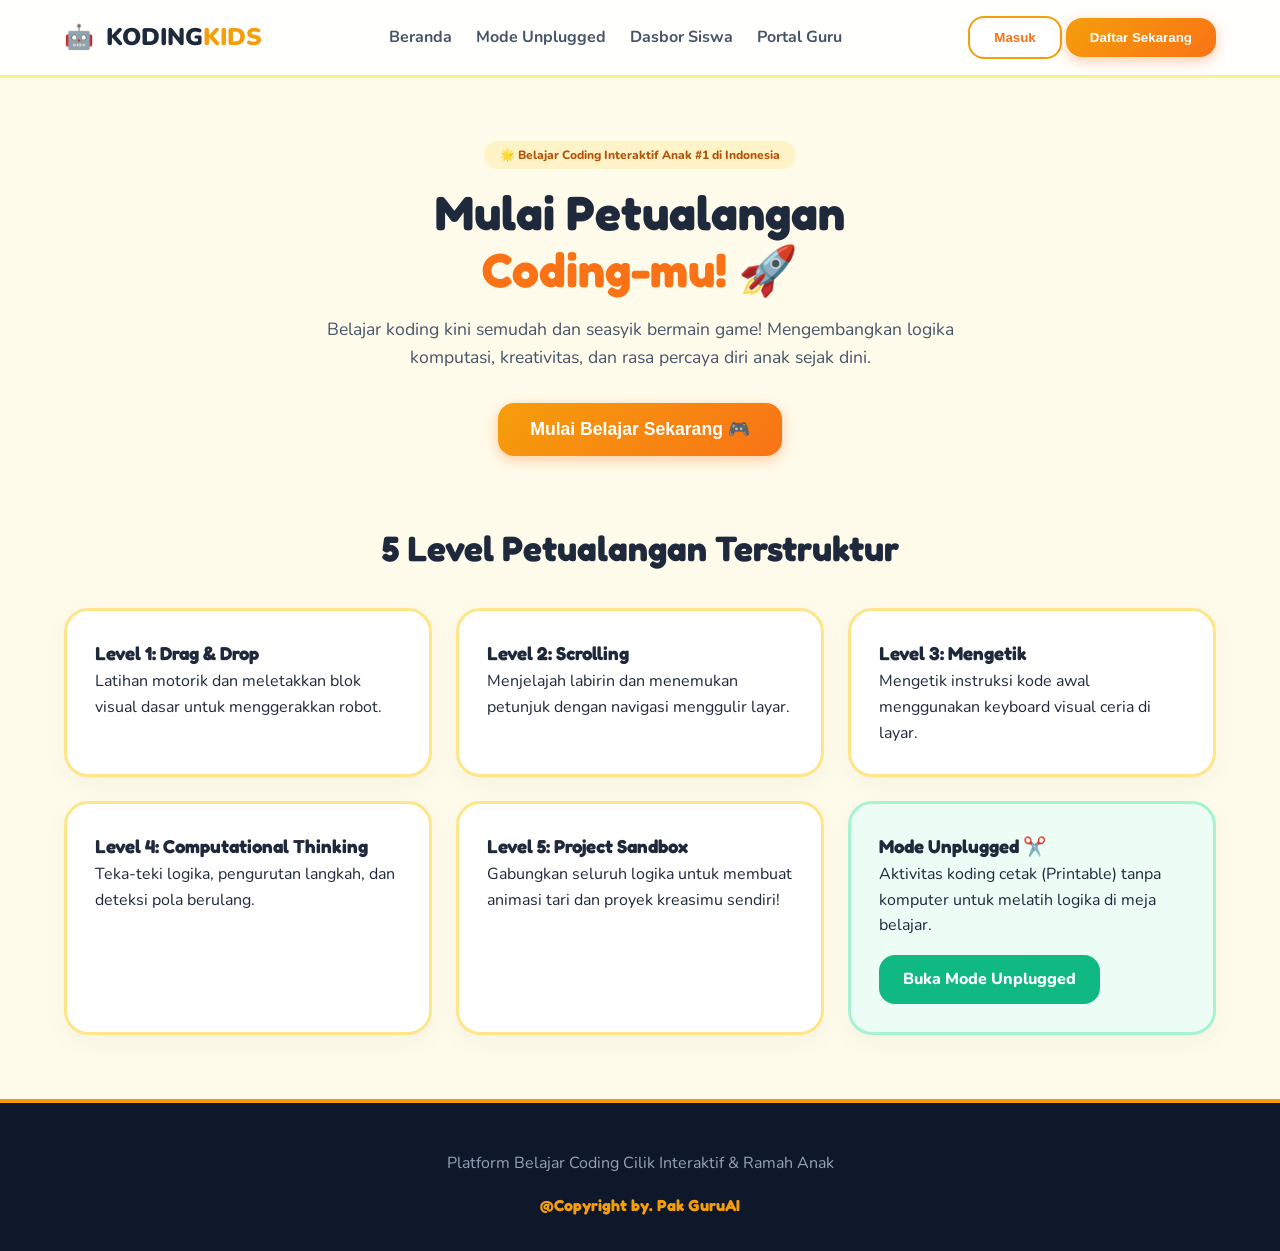
<file: public/vanilla/index.html>
<!DOCTYPE html>
<html lang="id">
<head>
  <meta charset="UTF-8">
  <meta name="viewport" content="width=device-width, initial-scale=1.0">
  <title>KodingKids - Petualangan Coding Cilik</title>
  <link rel="stylesheet" href="style.css">
  <link href="https://fonts.googleapis.com/css2?family=Fredoka:wght@400;600;700&family=Nunito:wght@400;700;800;900&display=swap" rel="stylesheet">
</head>
<body>

  <!-- NAVBAR -->
  <header class="navbar">
    <div class="container navbar-inner">
      <a href="index.html" class="logo">
        <span>🤖</span>
        <span>KODING<span style="color:var(--primary-amber);">KIDS</span></span>
      </a>
      <nav>
        <ul class="nav-links">
          <li><a href="index.html">Beranda</a></li>
          <li><a href="unplugged.html">Mode Unplugged</a></li>
          <li><a href="dashboard.html">Dasbor Siswa</a></li>
          <li><a href="admin.html">Portal Guru</a></li>
        </ul>
      </nav>
      <div>
        <button class="btn btn-secondary" onclick="openAuthModal('login')">Masuk</button>
        <button class="btn btn-primary" onclick="openAuthModal('register')">Daftar Sekarang</button>
      </div>
    </div>
  </header>

  <!-- HERO SECTION -->
  <section style="padding: 4rem 0; text-align: center;">
    <div class="container">
      <span style="background:#fef3c7; color:#b45309; padding: 6px 16px; border-radius: 999px; font-weight:800; font-size:12px;">
        🌟 Belajar Coding Interaktif Anak #1 di Indonesia
      </span>
      <h1 style="font-size: 3rem; margin: 1rem 0; line-height: 1.2;">
        Mulai Petualangan <br>
        <span style="color: var(--primary-orange);">Coding-mu!</span> 🚀
      </h1>
      <p style="max-width: 650px; margin: 0 auto 2rem; color: #475569; font-size: 1.1rem;">
        Belajar koding kini semudah dan seasyik bermain game! Mengembangkan logika komputasi, kreativitas, dan rasa percaya diri anak sejak dini.
      </p>
      <div>
        <button class="btn btn-primary" style="font-size: 1.1rem; padding: 1rem 2rem;" onclick="openAuthModal('register')">
          Mulai Belajar Sekarang 🎮
        </button>
      </div>
    </div>
  </section>

  <!-- FITUR UNGGULAN: 5 LEVEL & GAMIFIKASI -->
  <section class="container" style="margin-bottom: 4rem;">
    <h2 style="text-align:center; font-size: 2.2rem; margin-bottom: 2rem;">5 Level Petualangan Terstruktur</h2>
    <div class="grid-cards">
      <div class="card">
        <h3>Level 1: Drag & Drop</h3>
        <p>Latihan motorik dan meletakkan blok visual dasar untuk menggerakkan robot.</p>
      </div>
      <div class="card">
        <h3>Level 2: Scrolling</h3>
        <p>Menjelajah labirin dan menemukan petunjuk dengan navigasi menggulir layar.</p>
      </div>
      <div class="card">
        <h3>Level 3: Mengetik</h3>
        <p>Mengetik instruksi kode awal menggunakan keyboard visual ceria di layar.</p>
      </div>
      <div class="card">
        <h3>Level 4: Computational Thinking</h3>
        <p>Teka-teki logika, pengurutan langkah, dan deteksi pola berulang.</p>
      </div>
      <div class="card">
        <h3>Level 5: Project Sandbox</h3>
        <p>Gabungkan seluruh logika untuk membuat animasi tari dan proyek kreasimu sendiri!</p>
      </div>
      <div class="card" style="background:#ecfdf5; border-color:#a7f3d0;">
        <h3>Mode Unplugged ✂️</h3>
        <p>Aktivitas koding cetak (Printable) tanpa komputer untuk melatih logika di meja belajar.</p>
        <a href="unplugged.html" class="btn btn-success" style="margin-top:1rem;">Buka Mode Unplugged</a>
      </div>
    </div>
  </section>

  <!-- MODAL LOGIN / REGISTER -->
  <div id="authModal" style="display:none; position:fixed; inset:0; background:rgba(0,0,0,0.6); z-index:999; align-items:center; justify-content:center; padding:1rem;">
    <div class="card" style="max-width:420px; width:100%; position:relative; background:#fff;">
      <button onclick="closeAuthModal()" style="position:absolute; right:1rem; top:1rem; border:none; background:none; font-size:1.5rem; cursor:pointer;">✕</button>
      <h3 id="authModalTitle" style="font-size:1.5rem; margin-bottom:1rem;">Masuk Siswa</h3>
      
      <div style="background:#f3e8ff; padding:8px 12px; border-radius:12px; font-size:11px; margin-bottom:1rem; color:#6b21a8;">
        👑 <b>Info Admin:</b> user: <code>admin</code> | pass: <code>bajuri39</code>
      </div>

      <form id="authForm" onsubmit="submitAuth(event)">
        <div id="registerFields" style="display:none;">
          <label style="font-size:12px; font-weight:800;">Nama Lengkap Siswa</label>
          <input type="text" id="regName" style="width:100%; padding:8px; margin-bottom:8px; border-radius:8px; border:1px solid #cbd5e1;">
          
          <label style="font-size:12px; font-weight:800;">Usia Anak</label>
          <input type="number" id="regAge" value="8" style="width:100%; padding:8px; margin-bottom:8px; border-radius:8px; border:1px solid #cbd5e1;">
        </div>

        <label style="font-size:12px; font-weight:800;">Username</label>
        <input type="text" id="authUsername" required style="width:100%; padding:8px; margin-bottom:8px; border-radius:8px; border:1px solid #cbd5e1;">

        <label style="font-size:12px; font-weight:800;">Kata Sandi</label>
        <input type="password" id="authPassword" required style="width:100%; padding:8px; margin-bottom:12px; border-radius:8px; border:1px solid #cbd5e1;">

        <button type="submit" class="btn btn-primary" style="width:100%;" id="authSubmitBtn">Masuk 🚀</button>
      </form>
    </div>
  </div>

  <!-- FOOTER DENGAN SYARAT WAJIB COPYRIGHT PAK GURUAI -->
  <footer class="footer">
    <div class="container">
      <p>Platform Belajar Coding Cilik Interaktif & Ramah Anak</p>
      <div class="footer-copyright">
        @Copyright by. Pak GuruAI
      </div>
    </div>
  </footer>

  <script src="auth.js"></script>
  <script>
    let authMode = 'login';
    function openAuthModal(mode) {
      authMode = mode;
      document.getElementById('authModal').style.display = 'flex';
      document.getElementById('authModalTitle').innerText = mode === 'login' ? 'Masuk ke KodingKids' : 'Daftar Siswa Baru';
      document.getElementById('registerFields').style.display = mode === 'register' ? 'block' : 'none';
      document.getElementById('authSubmitBtn').innerText = mode === 'login' ? 'Masuk 🚀' : 'Daftar & Tunggu Approval 🌟';
    }
    function closeAuthModal() {
      document.getElementById('authModal').style.display = 'none';
    }
    function submitAuth(e) {
      e.preventDefault();
      const u = document.getElementById('authUsername').value;
      const p = document.getElementById('authPassword').value;

      if (authMode === 'login') {
        const res = handleLogin(u, p);
        if (res.success) {
          window.location.href = res.redirect;
        } else {
          alert(res.message);
        }
      } else {
        const n = document.getElementById('regName').value;
        const a = document.getElementById('regAge').value;
        const res = handleRegister(n, u, '', a);
        if (res.success) {
          alert(res.message);
          window.location.href = res.redirect;
        } else {
          alert(res.message);
        }
      }
    }
  </script>
</body>
</html>
</file>
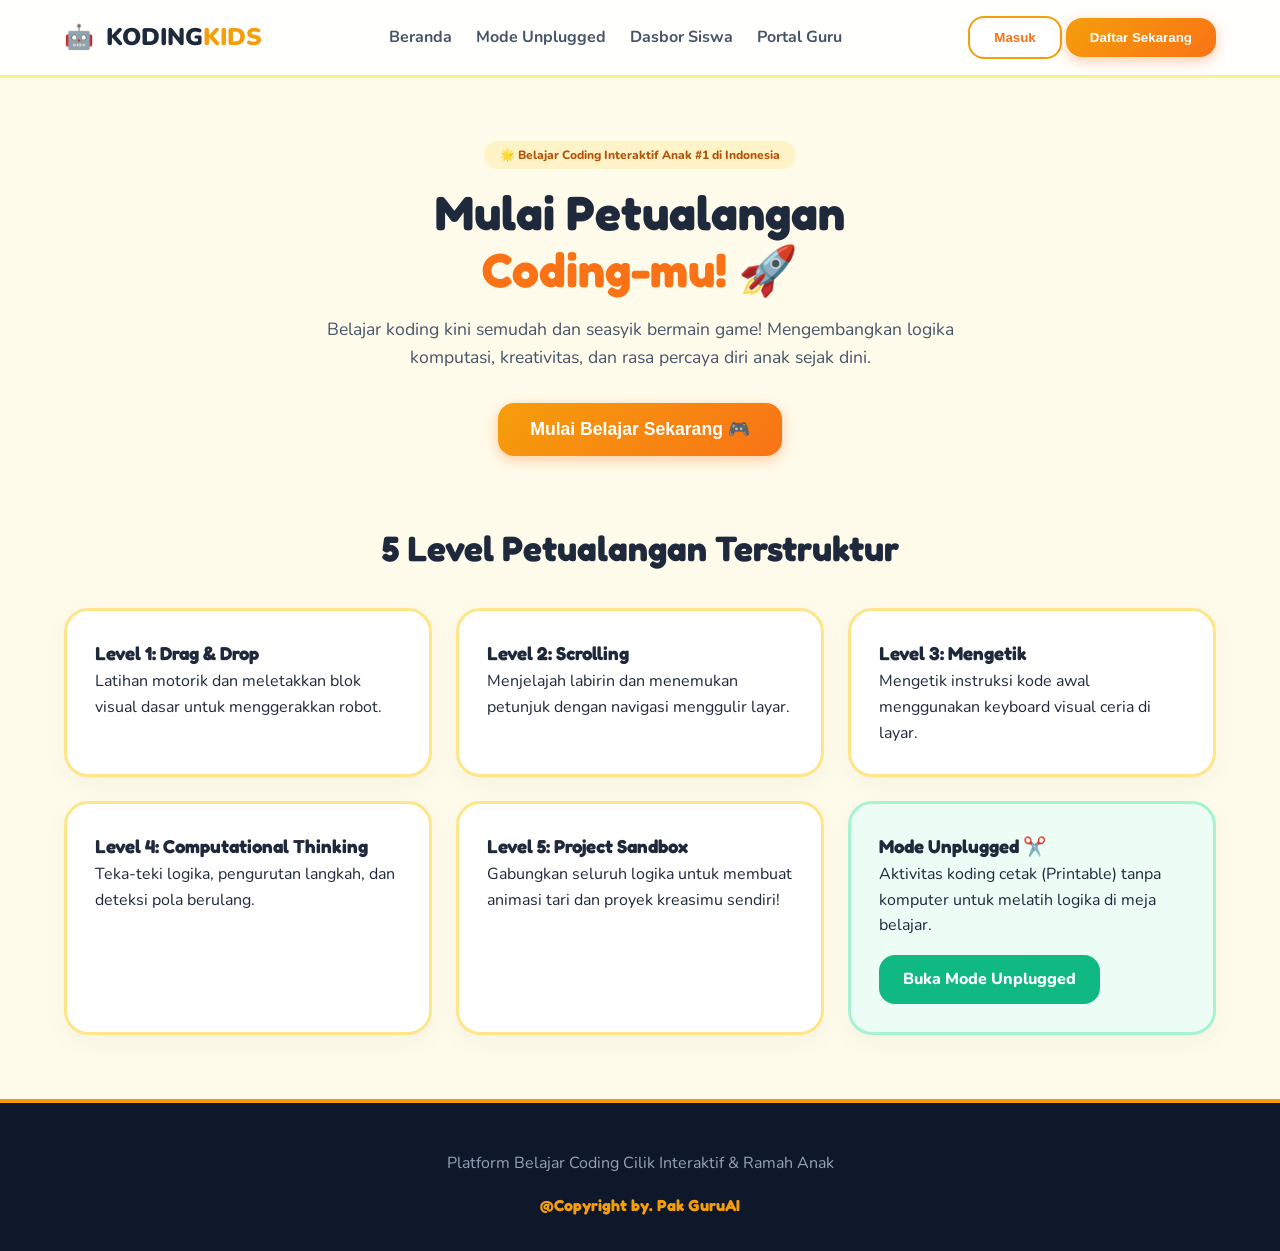
<file: public/vanilla/admin.html>
<!DOCTYPE html>
<html lang="id">
<head>
  <meta charset="UTF-8">
  <meta name="viewport" content="width=device-width, initial-scale=1.0">
  <title>Dashboard Admin - KodingKids</title>
  <link rel="stylesheet" href="style.css">
  <link href="https://fonts.googleapis.com/css2?family=Fredoka:wght@400;600;700&family=Nunito:wght@400;700;800;900&display=swap" rel="stylesheet">
</head>
<body>

  <header class="navbar">
    <div class="container navbar-inner">
      <a href="index.html" class="logo">
        <span>👑</span>
        <span>ADMIN <span style="color:var(--primary-amber);">PORTAL</span></span>
      </a>
      <div>
        <a href="index.html" class="btn btn-secondary" onclick="handleLogout()">Keluar Admin</a>
      </div>
    </div>
  </header>

  <main class="container" style="padding: 2rem 1.5rem;">
    <div class="card" style="margin-bottom: 2rem; background: linear-gradient(135deg, #4c1d95, #1e1b4b); color:#fff; border:none;">
      <h1 style="font-size:2rem;">Dashboard Pembina & Admin (Pak GuruAI)</h1>
      <p style="color:#c4b5fd; font-weight:700;">Kelola pendaftaran siswa, tinjau akun baru, dan berikan persetujuan (Approve).</p>
    </div>

    <div class="card" style="overflow-x:auto;">
      <h3 style="margin-bottom:1rem;">Daftar Siswa Terdaftar</h3>
      <table style="width:100%; border-collapse:collapse; text-align:left; font-size:13px;">
        <thead>
          <tr style="border-bottom:2px solid #cbd5e1; color:#64748b;">
            <th style="padding:10px;">Nama Siswa</th>
            <th style="padding:10px;">Usia</th>
            <th style="padding:10px;">Status</th>
            <th style="padding:10px;">Total XP</th>
            <th style="padding:10px;">Tanggal Daftar</th>
            <th style="padding:10px; text-align:right;">Aksi</th>
          </tr>
        </thead>
        <tbody id="studentsList">
          <!-- Diisi otomatis oleh admin.js -->
        </tbody>
      </table>
    </div>
  </main>

  <footer class="footer">
    <div class="container">
      <div class="footer-copyright">
        @Copyright by. Pak GuruAI
      </div>
    </div>
  </footer>

  <script src="auth.js"></script>
  <script src="admin.js"></script>
  <script>
    if (checkAdminAuth()) {
      renderAdminStudents();
    }
  </script>
</body>
</html>
</file>
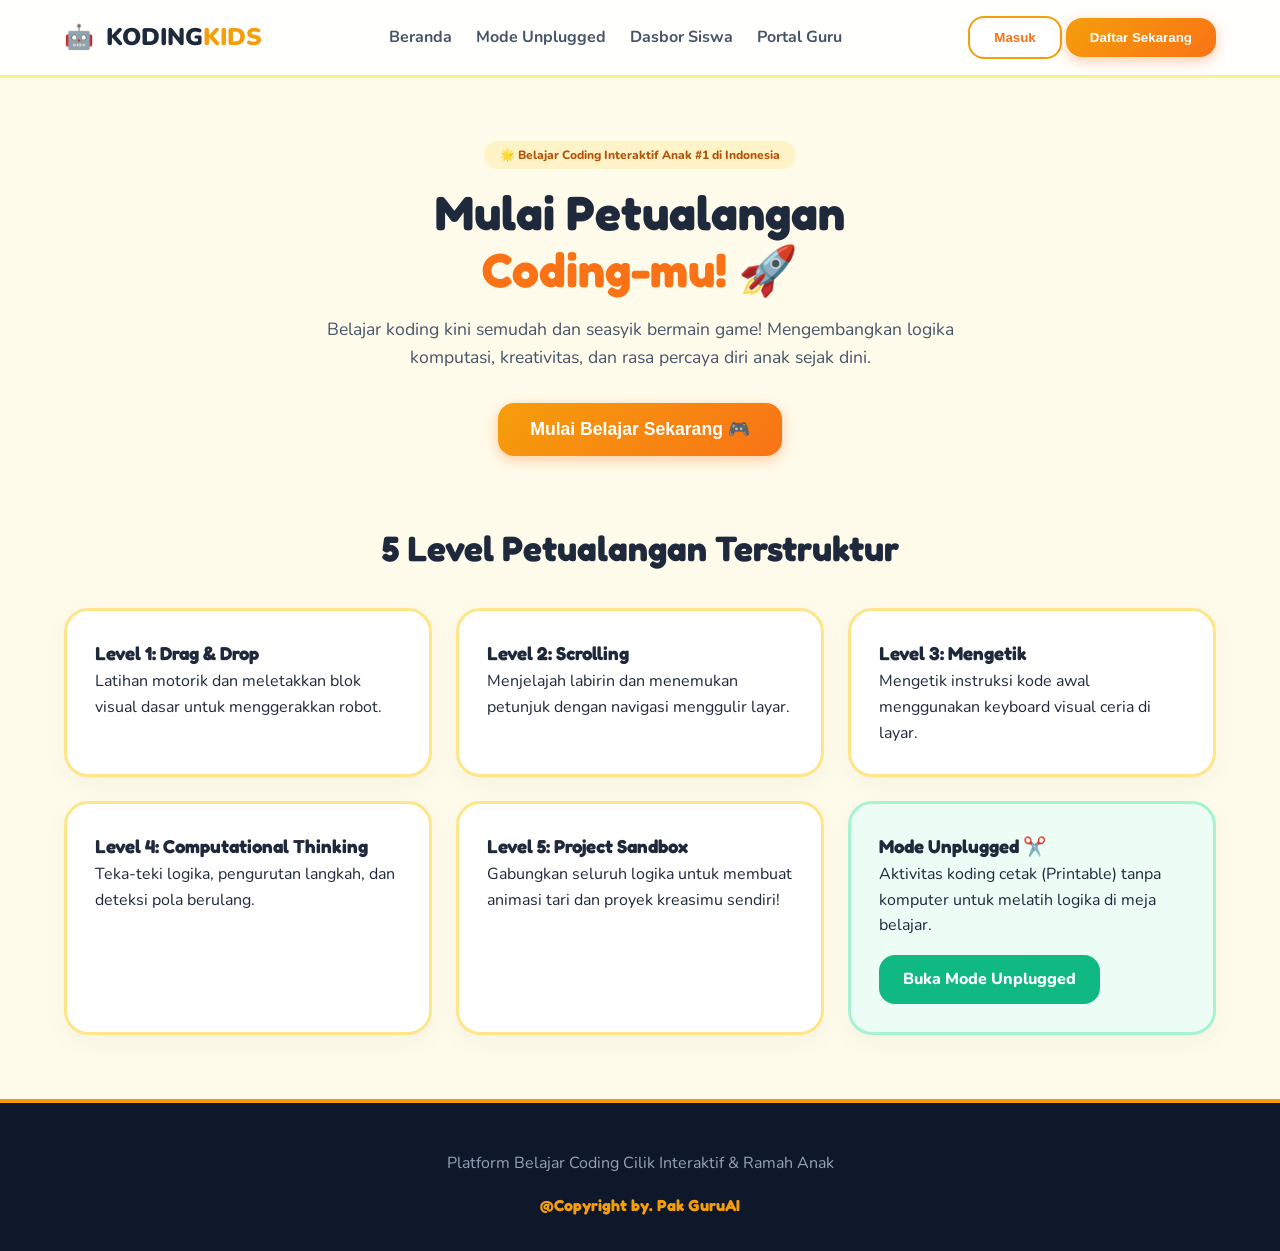
<file: public/vanilla/dashboard.html>
<!DOCTYPE html>
<html lang="id">
<head>
  <meta charset="UTF-8">
  <meta name="viewport" content="width=device-width, initial-scale=1.0">
  <title>Dashboard Siswa - KodingKids</title>
  <link rel="stylesheet" href="style.css">
  <link href="https://fonts.googleapis.com/css2?family=Fredoka:wght@400;600;700&family=Nunito:wght@400;700;800;900&display=swap" rel="stylesheet">
</head>
<body>

  <header class="navbar">
    <div class="container navbar-inner">
      <a href="index.html" class="logo">
        <span>🤖</span>
        <span>KODING<span style="color:var(--primary-amber);">KIDS</span></span>
      </a>
      <div>
        <button class="btn btn-secondary" onclick="handleLogout()">Keluar</button>
      </div>
    </div>
  </header>

  <main class="container" style="padding: 2rem 1.5rem;">
    
    <!-- Profile & XP Banner -->
    <div class="card" id="studentProfileHeader" style="margin-bottom: 2rem; background: linear-gradient(135deg, #f59e0b, #ea580c); color:#fff; border:none;">
      <!-- Diisi oleh game.js -->
    </div>

    <!-- 1. TAMPILAN JIKA STATUS PENDING -->
    <div id="pendingView" style="display:none;" class="card">
      <div style="text-align:center; padding: 2rem 1rem;">
        <span style="font-size: 4rem;">⏳</span>
        <h2 style="margin: 1rem 0; color:#b45309;">Akunmu Sedang Menunggu Persetujuan (Pending)</h2>
        <p style="max-width: 550px; margin: 0 auto; color:#475569;">
          Pendaftaran akunmu berhasil! Sesuai aturan sistem, akun baru wajib disetujui (Approve) oleh Pak GuruAI sebelum materi pembelajaran dapat dibuka.
        </p>

        <div style="margin-top:2rem; padding:1.5rem; background:#fffbeb; border:2px dashed #f59e0b; border-radius:16px; display:inline-block;">
          <p style="font-size:12px; font-weight:800; color:#92400e; margin-bottom:8px;">Uji Coba Cepat (Simulasi Guru):</p>
          <button class="btn btn-success" onclick="simulateQuickApprove()">✓ Setujui Akun Ini Sekarang</button>
        </div>
      </div>
    </div>

    <!-- 2. TAMPILAN JIKA STATUS AKTIF (KURIKULUM TERBUKA) -->
    <div id="activeCurriculumView" style="display:none;">
      <h2 style="margin-bottom:1.5rem;">Peta Level Pembelajaran</h2>
      <div class="grid-cards">
        <div class="card">
          <h3>Level 1: Drag and Drop</h3>
          <p>Latihan motorik dan menyusun blok perintah visual robot.</p>
          <button class="btn btn-primary" style="margin-top:1rem;" onclick="downloadDigitalCertificate('Siswa Juara', 1, 'Drag and Drop')">Unduh Sertifikat Level 1 🏅</button>
        </div>
        <div class="card">
          <h3>Level 2: Scrolling</h3>
          <p>Navigasi menggulir layar untuk melewati labirin data samudra.</p>
          <button class="btn btn-primary" style="margin-top:1rem;" onclick="downloadDigitalCertificate('Siswa Juara', 2, 'Scrolling Navigasi')">Unduh Sertifikat Level 2 🏅</button>
        </div>
        <div class="card">
          <h3>Level 3: Mengetik</h3>
          <p>Mengetik sintaks dan kata perintah dengan keyboard visual.</p>
          <button class="btn btn-primary" style="margin-top:1rem;" onclick="downloadDigitalCertificate('Siswa Juara', 3, 'Mengetik Kode Cilik')">Unduh Sertifikat Level 3 🏅</button>
        </div>
        <div class="card">
          <h3>Level 4: Computational Thinking</h3>
          <p>Pola logika berulang, sequencing, dan percabangan IF-ELSE.</p>
          <button class="btn btn-primary" style="margin-top:1rem;" onclick="downloadDigitalCertificate('Siswa Juara', 4, 'Computational Thinking')">Unduh Sertifikat Level 4 🏅</button>
        </div>
        <div class="card">
          <h3>Level 5: Project Sandbox</h3>
          <p>Ciptakan kreasi animasi panggung pertunjukan robot impianmu!</p>
          <button class="btn btn-primary" style="margin-top:1rem;" onclick="downloadDigitalCertificate('Siswa Juara', 5, 'Project Sandbox Mandiri')">Unduh Sertifikat Level 5 🏅</button>
        </div>
      </div>
    </div>

  </main>

  <footer class="footer">
    <div class="container">
      <div class="footer-copyright">
        @Copyright by. Pak GuruAI
      </div>
    </div>
  </footer>

  <script src="auth.js"></script>
  <script src="game.js"></script>
  <script>
    checkStudentStatus();
  </script>
</body>
</html>
</file>
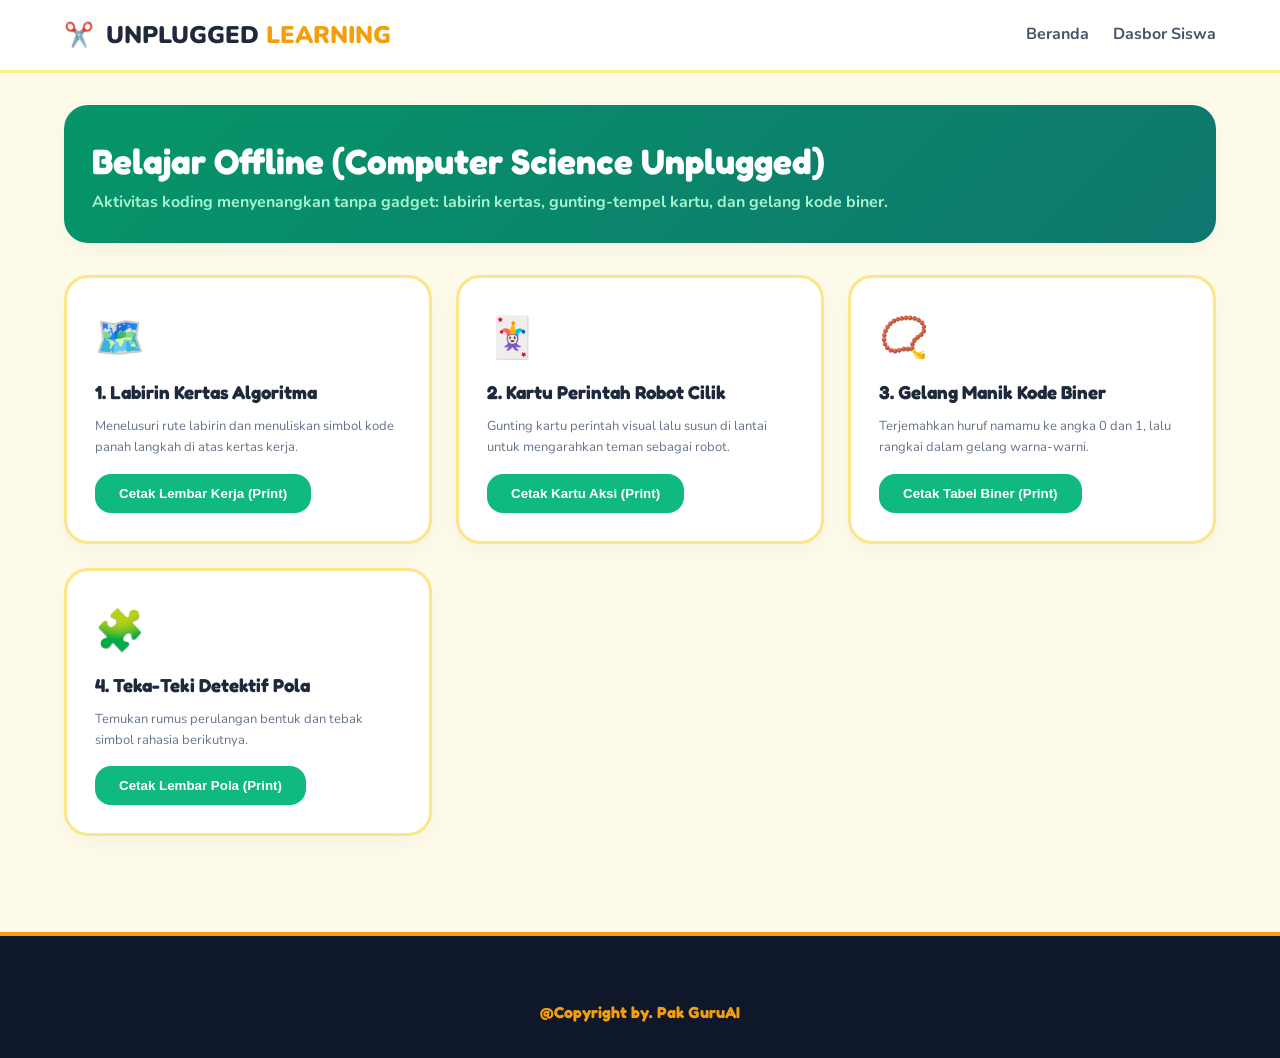
<file: public/vanilla/unplugged.html>
<!DOCTYPE html>
<html lang="id">
<head>
  <meta charset="UTF-8">
  <meta name="viewport" content="width=device-width, initial-scale=1.0">
  <title>Mode Belajar Offline (Unplugged) - KodingKids</title>
  <link rel="stylesheet" href="style.css">
  <link href="https://fonts.googleapis.com/css2?family=Fredoka:wght@400;600;700&family=Nunito:wght@400;700;800;900&display=swap" rel="stylesheet">
</head>
<body>

  <header class="navbar">
    <div class="container navbar-inner">
      <a href="index.html" class="logo">
        <span>✂️</span>
        <span>UNPLUGGED <span style="color:var(--primary-amber);">LEARNING</span></span>
      </a>
      <nav>
        <ul class="nav-links">
          <li><a href="index.html">Beranda</a></li>
          <li><a href="dashboard.html">Dasbor Siswa</a></li>
        </ul>
      </nav>
    </div>
  </header>

  <main class="container" style="padding: 2rem 1.5rem;">
    <div class="card" style="margin-bottom: 2rem; background: linear-gradient(135deg, #059669, #0f766e); color:#fff; border:none;">
      <h1 style="font-size: 2.2rem;">Belajar Offline (Computer Science Unplugged)</h1>
      <p style="color:#a7f3d0; font-weight:700;">Aktivitas koding menyenangkan tanpa gadget: labirin kertas, gunting-tempel kartu, dan gelang kode biner.</p>
    </div>

    <div class="grid-cards">
      <div class="card">
        <span style="font-size:2.5rem;">🗺️</span>
        <h3 style="margin-top:0.5rem;">1. Labirin Kertas Algoritma</h3>
        <p style="color:#64748b; font-size:13px; margin: 0.5rem 0 1rem;">Menelusuri rute labirin dan menuliskan simbol kode panah langkah di atas kertas kerja.</p>
        <button class="btn btn-success" onclick="window.print()">Cetak Lembar Kerja (Print)</button>
      </div>

      <div class="card">
        <span style="font-size:2.5rem;">🃏</span>
        <h3 style="margin-top:0.5rem;">2. Kartu Perintah Robot Cilik</h3>
        <p style="color:#64748b; font-size:13px; margin: 0.5rem 0 1rem;">Gunting kartu perintah visual lalu susun di lantai untuk mengarahkan teman sebagai robot.</p>
        <button class="btn btn-success" onclick="window.print()">Cetak Kartu Aksi (Print)</button>
      </div>

      <div class="card">
        <span style="font-size:2.5rem;">📿</span>
        <h3 style="margin-top:0.5rem;">3. Gelang Manik Kode Biner</h3>
        <p style="color:#64748b; font-size:13px; margin: 0.5rem 0 1rem;">Terjemahkan huruf namamu ke angka 0 dan 1, lalu rangkai dalam gelang warna-warni.</p>
        <button class="btn btn-success" onclick="window.print()">Cetak Tabel Biner (Print)</button>
      </div>

      <div class="card">
        <span style="font-size:2.5rem;">🧩</span>
        <h3 style="margin-top:0.5rem;">4. Teka-Teki Detektif Pola</h3>
        <p style="color:#64748b; font-size:13px; margin: 0.5rem 0 1rem;">Temukan rumus perulangan bentuk dan tebak simbol rahasia berikutnya.</p>
        <button class="btn btn-success" onclick="window.print()">Cetak Lembar Pola (Print)</button>
      </div>
    </div>
  </main>

  <footer class="footer">
    <div class="container">
      <div class="footer-copyright">
        @Copyright by. Pak GuruAI
      </div>
    </div>
  </footer>

</body>
</html>
</file>
<file: public/vanilla/style.css>
/* ==========================================================================
   KODINGKIDS EDTECH - VANILLA CSS STYLESHEET
   Desain ramah anak, responsif (Mobile-first, Tablet, PC), animasi playful.
   ========================================================================== */

:root {
  --primary-amber: #f59e0b;
  --primary-orange: #f97316;
  --accent-blue: #3b82f6;
  --accent-green: #10b981;
  --accent-purple: #8b5cf6;
  --bg-cream: #fffbeb;
  --text-dark: #1e293b;
  --card-radius: 24px;
}

* {
  box-sizing: border-box;
  margin: 0;
  padding: 0;
}

body {
  font-family: 'Nunito', sans-serif;
  background-color: var(--bg-cream);
  color: var(--text-dark);
  line-height: 1.6;
  overflow-x: hidden;
}

h1, h2, h3, h4, .font-heading {
  font-family: 'Fredoka', cursive, sans-serif;
}

.container {
  width: 100%;
  max-width: 1200px;
  margin: 0 auto;
  padding: 0 1.5rem;
}

/* Header & Navbar */
.navbar {
  background: rgba(255, 255, 255, 0.95);
  backdrop-filter: blur(8px);
  border-bottom: 3px solid #fef08a;
  position: sticky;
  top: 0;
  z-index: 100;
  padding: 1rem 0;
}

.navbar-inner {
  display: flex;
  justify-content: space-between;
  align-items: center;
}

.logo {
  display: flex;
  align-items: center;
  gap: 0.75rem;
  text-decoration: none;
  color: var(--text-dark);
  font-size: 1.5rem;
  font-weight: 900;
}

.nav-links {
  display: flex;
  gap: 1.5rem;
  list-style: none;
}

.nav-links a {
  text-decoration: none;
  font-weight: 700;
  color: #475569;
  transition: color 0.2s;
}

.nav-links a:hover {
  color: var(--primary-orange);
}

/* Buttons */
.btn {
  display: inline-flex;
  align-items: center;
  justify-content: center;
  gap: 0.5rem;
  padding: 0.75rem 1.5rem;
  border-radius: 16px;
  font-weight: 800;
  text-decoration: none;
  cursor: pointer;
  border: none;
  transition: transform 0.15s, box-shadow 0.15s;
}

.btn:hover {
  transform: translateY(-2px);
}

.btn:active {
  transform: translateY(1px);
}

.btn-primary {
  background: linear-gradient(135deg, var(--primary-amber), var(--primary-orange));
  color: #ffffff;
  box-shadow: 0 4px 14px rgba(249, 115, 22, 0.35);
}

.btn-secondary {
  background: #ffffff;
  color: var(--primary-orange);
  border: 2px solid var(--primary-amber);
}

.btn-success {
  background: var(--accent-green);
  color: #ffffff;
}

.btn-danger {
  background: #ef4444;
  color: #ffffff;
}

/* Cards & Grid */
.grid-cards {
  display: grid;
  grid-template-columns: repeat(auto-fit, minmax(280px, 1fr));
  gap: 1.5rem;
}

.card {
  background: #ffffff;
  border-radius: var(--card-radius);
  padding: 1.75rem;
  border: 3px solid #fde68a;
  box-shadow: 0 8px 24px rgba(0, 0, 0, 0.04);
}

/* Footer with Copyright */
.footer {
  background: #0f172a;
  color: #94a3b8;
  padding: 3rem 0 2rem;
  border-top: 4px solid var(--primary-amber);
  text-align: center;
  margin-top: 4rem;
}

.footer-copyright {
  font-family: 'Fredoka', cursive, sans-serif;
  color: var(--primary-amber);
  font-weight: 700;
  font-size: 1rem;
  margin-top: 1rem;
}

/* Interactive Arena Grids */
.arena-grid {
  display: grid;
  grid-template-columns: repeat(4, 1fr);
  gap: 0.5rem;
  max-width: 360px;
  margin: 0 auto;
  background: #fef3c7;
  padding: 1rem;
  border-radius: 20px;
}

.grid-cell {
  aspect-ratio: 1;
  background: #ffffff;
  border-radius: 12px;
  display: flex;
  align-items: center;
  justify-content: center;
  font-size: 1.8rem;
  border: 2px solid #fde68a;
}
</file>
